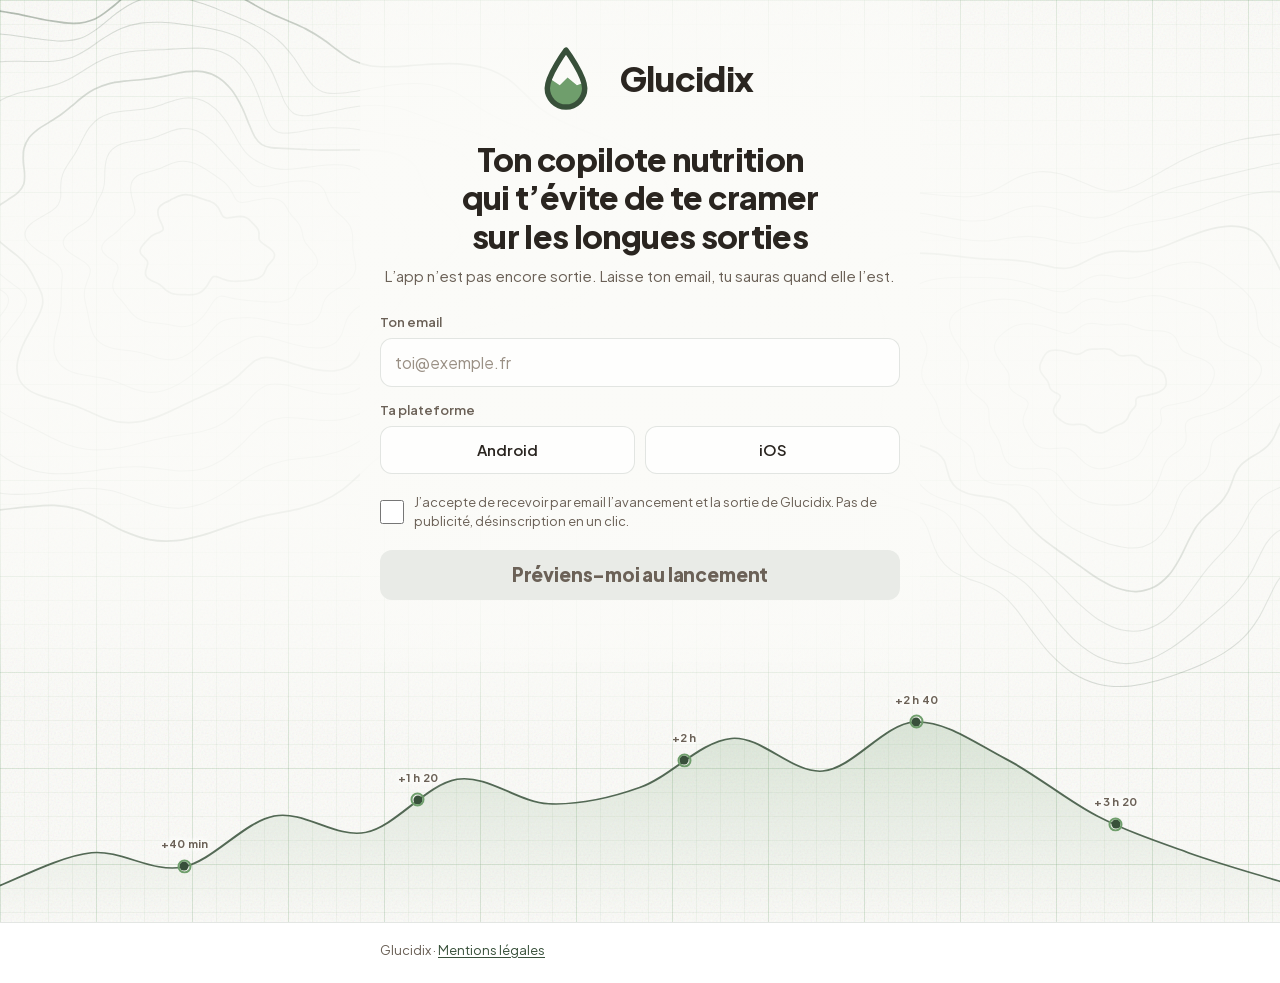
<file: index.html>
<!DOCTYPE html>
<html lang="fr">
<head>
<meta charset="utf-8">
<meta name="viewport" content="width=device-width, initial-scale=1">
<title>Glucidix — ton copilote nutrition pour tes longues sorties</title>
<meta name="description" content="Glucidix calcule quoi manger et quand, sur tes longues sorties trail. L'app n'est pas encore sortie : laisse ton email pour être prévenu du lancement.">

<!-- Partage. og:url et og:image DOIVENT être absolues : les scrapers
     (WhatsApp, LinkedIn, Slack) ne résolvent pas les chemins relatifs et
     affichent le lien sans vignette. À mettre à jour si le repo est renommé
     ou si un nom de domaine arrive. -->
<meta property="og:type" content="website">
<meta property="og:locale" content="fr_FR">
<meta property="og:url" content="https://yohannduboeuf.github.io/glucidix-SPA/">
<meta property="og:title" content="Glucidix — ton copilote nutrition pour tes longues sorties">
<meta property="og:description" content="Quoi manger et quand, sur tes longues sorties trail. Laisse ton email pour être prévenu du lancement.">
<meta property="og:image" content="https://yohannduboeuf.github.io/glucidix-SPA/img/fond-paysage-1600.jpg">
<meta property="og:image:alt" content="Un coureur sur une crête rocheuse au-dessus des nuages">
<meta name="twitter:card" content="summary_large_image">

<link rel="icon" href="favicon.svg" type="image/svg+xml">
<!-- ?v= à incrémenter à chaque modif de la feuille : GitHub Pages sert la
     CSS avec un cache long, sans ça un visiteur déjà venu garde l'ancienne. -->
<link rel="stylesheet" href="style.css?v=6">
</head>
<body>

<div class="page">
<div class="stage">

<div class="bg" aria-hidden="true">
  <div class="map">
    <div class="quad"></div>
    <svg id="iso" viewBox="0 0 1200 900" preserveAspectRatio="xMidYMid slice"></svg>
    <div class="grain"></div>
    <div class="clear"></div>
  </div>
</div>

<main class="wrap">

  <header class="brand">
    <svg class="brand__mark" viewBox="0 0 100 100" role="img" aria-label="Logo Glucidix">
      <defs>
        <clipPath id="gx-drop">
          <path d="M50,13 C50,13 26,45 26,62 A24,24 0 1 0 74,62 C74,45 50,13 50,13 Z"/>
        </clipPath>
      </defs>
      <path clip-path="url(#gx-drop)"
            d="M14,58 L30,50 L42,58 L52,48 L64,58 L86,50 L86,94 L14,94 Z"
            fill="#6F9E6C"/>
      <path d="M50,13 C50,13 26,45 26,62 A24,24 0 1 0 74,62 C74,45 50,13 50,13 Z"
            fill="none" stroke="#38503A" stroke-width="7" stroke-linejoin="round"/>
    </svg>
    <span class="brand__word">Glucidix</span>
  </header>

  <section class="hero">
    <h1 class="hero__title">Ton copilote nutrition qui t’évite de te cramer sur les longues sorties</h1>
    <p class="hero__sub">L’app n’est pas encore sortie. Laisse ton email, tu sauras quand elle l’est.</p>

    <!-- Postée vers Brevo, mais dans une iframe cachée : un POST classique
         ferait quitter la page vers leur écran de remerciement. `action` et
         `target` sont dans le HTML, pas ajoutés en JS, pour que le
         formulaire reste fonctionnel si le script ne tourne pas. -->
    <form class="signup" id="signup" novalidate
          method="POST"
          target="brevo-sink"
          action="https://ad6a2c7d.sibforms.com/serve/[base64]">

      <div class="field">
        <label class="field__label" for="EMAIL">Ton email</label>
        <input class="field__input" type="email" id="EMAIL" name="EMAIL"
               required autocomplete="email" inputmode="email"
               placeholder="toi@exemple.fr">
      </div>

      <fieldset class="platform">
        <legend class="platform__legend">Ta plateforme</legend>
        <div class="segments">
          <input class="segments__radio" type="radio" id="pf-android" name="platform" value="android" required>
          <label class="segments__label" for="pf-android">Android</label>
          <input class="segments__radio" type="radio" id="pf-ios" name="platform" value="ios" required>
          <label class="segments__label" for="pf-ios">iOS</label>
        </div>
      </fieldset>

      <div class="consent">
        <input class="consent__box" type="checkbox" id="consent" name="consent" required>
        <label class="consent__label" for="consent"><span>J’accepte de recevoir par email l’avancement et la sortie de Glucidix. Pas de publicité, désinscription en un clic.</span></label>
      </div>

      <button class="cta" type="submit" aria-disabled="true">Préviens-moi au lancement</button>

      <p class="formmsg" id="formmsg" role="status" aria-live="polite"></p>

      <!-- Champs attendus par Brevo. PLATEFORME est rempli au moment de
           l'envoi depuis le choix Android / iOS ; email_address_check est
           leur piège à robots et doit partir vide. -->
      <input type="hidden" id="PLATEFORME" name="PLATEFORME" value="">
      <input type="text" name="email_address_check" value="" tabindex="-1" aria-hidden="true" style="position:absolute;left:-9999px">
      <input type="hidden" name="locale" value="fr">
    </form>

    <!-- Simple opt-in : le double opt-in de Brevo passe par une automation,
         hors du plan actuel. Le message ne doit donc promettre aucun email
         de confirmation — il n'en part aucun. -->
    <div class="confirm" id="confirm" hidden>
      <p class="confirm__text">C’est noté.</p>
      <p class="confirm__note">Tu seras prévenu par email à la sortie de l’app, et tu auras l’avancement d’ici là. Tu peux te désinscrire depuis n’importe lequel de ces emails.</p>
    </div>
  </section>

</main>

<!-- Le profil vit dans le flux, sous le formulaire : en fond, ses pics
     passaient derrière la colonne et le bouton les masquait. -->
<div class="plot" aria-hidden="true">
  <svg id="profil" viewBox="0 0 1200 420" preserveAspectRatio="none"></svg>
  <div class="pins" id="pins"></div>
</div>

</div><!-- /.stage -->

<footer class="foot">
  <div class="foot__inner">
    <p>Glucidix · <button class="foot__toggle" id="legal-toggle" type="button" aria-expanded="false" aria-controls="legal">Mentions légales</button></p>

    <!-- Volume réduit au strict nécessaire. Les items conservés sont ceux
         qu'une collecte d'email au consentement impose : identité + contact,
         hébergeur, données, finalité, base légale, retrait, sous-traitant,
         durée, droits, CNIL. Enlever l'un d'eux, ce n'est plus "faire moins",
         c'est être hors des clous. -->
    <section class="legal" id="legal" hidden>
      <h2 class="legal__title">Mentions légales et confidentialité</h2>
      <p class="legal__date">Version du 29 juillet 2026</p>

      <p>Éditeur : <strong>Yohann Duboeuf</strong>, particulier — <strong>glucidix@gmail.com</strong>. Hébergement : GitHub Pages (GitHub, Inc., San Francisco, États-Unis).</p>

      <p>On garde <strong>ton email</strong> et <strong>ta plateforme</strong>, rien d’autre, pour te prévenir de la sortie de l’app et te donner l’avancement d’ici là. Base : ton <strong>consentement</strong> — la case que tu coches sur cette page. Tu peux le retirer quand tu veux : lien de désinscription dans chaque email, ou un mot à <strong>glucidix@gmail.com</strong>.</p>

      <p>La liste est hébergée par <strong>Brevo</strong> (société française, données en Union européenne). Ton email n’est ni vendu, ni loué, ni transmis. Il est supprimé <strong>3 mois</strong> après le message de lancement, ou au bout de <strong>2 ans</strong> si l’app ne sort pas.</p>

      <p>Accès, correction, effacement de tes données : <strong>glucidix@gmail.com</strong>. En cas de désaccord, tu peux saisir la CNIL (<span class="nolink">cnil.fr</span>).</p>
    </section>
  </div>
</footer>

</div><!-- /.page -->

<!-- Absorbe la réponse de Brevo pour que la page ne bouge pas. -->
<iframe name="brevo-sink" title="" tabindex="-1" aria-hidden="true" style="display:none"></iframe>

<script>
/* ---- Fond généré ---------------------------------------------------------
   Carte (courbes de niveau) + profil D+ avec les prises posées dessus.
   Tout est calculé ici : aucune image, aucun path SVG écrit à la main. */

// Catmull-Rom -> Bézier cubique.
function smooth(pts, tension) {
  const t = tension === undefined ? 1 : tension;
  let d = `M${pts[0][0]},${pts[0][1]}`;
  for (let i = 0; i < pts.length - 1; i++) {
    const p0 = pts[i - 1] || pts[i];
    const p1 = pts[i];
    const p2 = pts[i + 1];
    const p3 = pts[i + 2] || p2;
    d += ` C${(p1[0] + (p2[0] - p0[0]) / 6 * t).toFixed(1)},${(p1[1] + (p2[1] - p0[1]) / 6 * t).toFixed(1)}`
       + ` ${(p2[0] - (p3[0] - p1[0]) / 6 * t).toFixed(1)},${(p2[1] - (p3[1] - p1[1]) / 6 * t).toFixed(1)}`
       + ` ${p2[0].toFixed(1)},${p2[1].toFixed(1)}`;
  }
  return d;
}

// Courbe de niveau : cercle déformé par une somme de sinus.
function ring(cx, cy, r, phase, k) {
  const pts = [];
  for (let i = 0; i <= 96; i++) {
    const a = i / 96 * Math.PI * 2;
    const rr = r * (1
      + 0.16 * Math.sin(3 * a + phase)
      + 0.09 * Math.sin(5 * a - phase * 1.6)
      + 0.05 * Math.sin(8 * a + phase * .7)
      + 0.03 * Math.sin(13 * a - k));
    pts.push([cx + Math.cos(a) * rr, cy + Math.sin(a) * rr * 0.72]);
  }
  return smooth(pts) + ' Z';
}

// Deux massifs, décalés vers les bords : le centre reste au texte.
(function drawMap() {
  let out = '';
  for (let i = 0; i < 9; i++) {
    out += `<path class="iso${i % 4 === 0 ? ' iso--master' : ''}" d="${ring(190, 250, 58 + i * 36, 0.9 + i * .18, i)}"/>`;
  }
  for (let i = 0; i < 8; i++) {
    out += `<path class="iso${i % 4 === 0 ? ' iso--master' : ''}" d="${ring(1030, 380, 52 + i * 38, 2.6 + i * .21, i)}"/>`;
  }
  document.getElementById('iso').innerHTML = out;
})();

(function drawProfil() {
  const W = 1200, H = 420;
  const elev = [.10,.26,.19,.44,.36,.62,.50,.58,.82,.66,.90,.72,.44,.26,.12];
  const pts = elev.map((e, i) => [i * (W / (elev.length - 1)), H - 26 - e * (H - 90)]);
  const d = smooth(pts);

  document.getElementById('profil').innerHTML = `
    <defs>
      <linearGradient id="gx-area" x1="0" y1="0" x2="0" y2="1">
        <stop offset="0%" stop-color="#6F9E6C" stop-opacity=".22"/>
        <stop offset="100%" stop-color="#6F9E6C" stop-opacity="0"/>
      </linearGradient>
    </defs>
    <path class="area" d="${d} L${W},${H} L0,${H} Z" fill="url(#gx-area)"/>
    <path class="trace" id="trace" d="${d}"/>`;

  const path = document.getElementById('trace');
  const pins = document.getElementById('pins');
  const L = path.getTotalLength();
  path.style.setProperty('--len', L);

  const stops = [
    { t: .13, label: '+40 min' },
    { t: .32, label: '+1 h 20' },
    { t: .52, label: '+2 h' },
    { t: .71, label: '+2 h 40' },
    { t: .88, label: '+3 h 20' }
  ];

  stops.forEach((s) => {
    // Point lu sur la courbe, converti en % de la boîte : le SVG est étiré
    // linéairement, le % retombe donc exactement sur le point.
    const p = path.getPointAtLength(L * s.t);
    const g = document.createElement('div');
    g.className = 'pin';
    g.style.left = (p.x / W * 100).toFixed(2) + '%';
    g.style.top = (p.y / H * 100).toFixed(2) + '%';
    // Le tracé met 4,2 s : chaque prise apparaît quand la ligne l'atteint.
    g.style.animationDelay = (0.35 + s.t * 4.0) + 's';
    g.innerHTML =
      `<div class="halo" style="animation-delay:${(0.5 + s.t * 4.0).toFixed(2)}s"></div>` +
      `<div class="dot"></div>` +
      `<div class="lab">${s.label}</div>`;
    pins.appendChild(g);
  });
})();

/* ---- Formulaire --------------------------------------------------------- */

const form = document.getElementById('signup');
const msg = document.getElementById('formmsg');

const EMAIL_OK = /^[^@\s]+@[^@\s]+\.[^@\s]+$/;

/* Le bouton s'allume quand le formulaire est complet : email valide,
   plateforme choisie, case cochée. Il reste cliquable même éteint — la
   validation dira alors lequel des trois manque. */
const cta = form.querySelector('.cta');
const consentToggle = document.getElementById('consent');

function formReady() {
  return EMAIL_OK.test(document.getElementById('EMAIL').value.trim())
    && !!form.querySelector('input[name="platform"]:checked')
    && consentToggle.checked;
}

function syncCta() {
  cta.setAttribute('aria-disabled', String(!formReady()));
}

document.getElementById('EMAIL').addEventListener('input', syncCta);
form.querySelectorAll('input[name="platform"]').forEach((el) => el.addEventListener('change', syncCta));
consentToggle.addEventListener('change', syncCta);
syncCta();

/* Le bouton reste actif même quand le formulaire est incomplet. Un bouton
   grisé ne dit pas CE QUI manque : le visiteur cherche, ou part. On laisse
   cliquer, on nomme le champ fautif et on lui donne le focus. */
function refuse(message, field) {
  msg.textContent = message;
  field.setAttribute('aria-invalid', 'true');
  field.focus();
}

form.addEventListener('submit', (e) => {
  const emailField = document.getElementById('EMAIL');
  const consentBox = document.getElementById('consent');
  const email = emailField.value.trim();
  const platform = form.querySelector('input[name="platform"]:checked');

  form.querySelectorAll('[aria-invalid]').forEach((el) => el.removeAttribute('aria-invalid'));

  // Un champ manquant : on bloque l'envoi et on pointe le fautif.
  if (!EMAIL_OK.test(email)) {
    e.preventDefault();
    refuse('Il manque une adresse email valide.', emailField);
    return;
  }
  if (!platform) {
    e.preventDefault();
    refuse('Choisis Android ou iOS.', document.getElementById('pf-android'));
    return;
  }
  if (!consentBox.checked) {
    e.preventDefault();
    refuse('Coche la case pour qu’on puisse t’écrire.', consentBox);
    return;
  }

  // Valide : on laisse partir la soumission native vers l'iframe.
  document.getElementById('PLATEFORME').value =
    platform.value === 'ios' ? 'iOS' : 'Android';

  // Ces deux-là ne servent qu'ici : Brevo n'attend pas de champs `platform`
  // ni `consent`. Désactivés, ils ne sont pas sérialisés.
  form.querySelectorAll('input[name="platform"]').forEach((el) => { el.disabled = true; });
  consentBox.disabled = true;

  msg.textContent = '';
  form.hidden = true;
  document.getElementById('confirm').hidden = false;

  // On ne peut pas lire la réponse de Brevo (pas de CORS sur sibforms.com),
  // d'où une confirmation optimiste. C'est sans risque ici : la vraie
  // confirmation, c'est le lien reçu par email — et le message le dit.
});

/* ---- Mentions légales dépliables ---------------------------------------- */

const toggle = document.getElementById('legal-toggle');
const legal = document.getElementById('legal');

toggle.addEventListener('click', () => {
  const open = legal.hidden;
  legal.hidden = !open;
  toggle.setAttribute('aria-expanded', String(open));
});
</script>

</body>
</html>
</file>
<file: style.css>
/* ==========================================================================
   Glucidix — page de liste d'attente
   Fond carte + profil, généré en code. Aucune image, aucune requête
   sortante au chargement. Police locale dans fonts/.
   ========================================================================== */

@font-face {
  font-family: "Plus Jakarta Sans";
  src: url("fonts/plus-jakarta-sans-latin-var.woff2") format("woff2");
  font-weight: 100 900;
  font-style: normal;
  font-display: swap;
}

:root {
  --paper: #FBFBF8;
  --surface: #F2F3F0;
  --line: rgba(56, 80, 58, 0.14);
  --ink: #2A2520;
  --ink-mute: #6B6157;
  --ink-faint: #9A9085;
  --accent: #6F9E6C;
  --accent-deep: #38503A;
  --r-md: 12px;
  --tap: 48px;
  --maxw: 560px;
  --font: "Plus Jakarta Sans", -apple-system, BlinkMacSystemFont, "Segoe UI",
          Roboto, "Helvetica Neue", Arial, sans-serif;
}

*, *::before, *::after { box-sizing: border-box; }

html { -webkit-text-size-adjust: 100%; }

body {
  position: relative;
  margin: 0;
  min-height: 100dvh;
  background: var(--paper);
  color: var(--ink);
  font-family: var(--font);
  font-size: 16px;
  line-height: 1.45;
  -webkit-font-smoothing: antialiased;
  overflow-x: hidden;
}

h1, h2, h3, p, ul, fieldset, legend { margin: 0; padding: 0; }
ul { list-style: none; }
fieldset { border: 0; min-width: 0; }

a { color: var(--accent-deep); text-underline-offset: 2px; }

:focus-visible {
  outline: 2px solid var(--accent-deep);
  outline-offset: 2px;
  border-radius: 4px;
}

/* --- Fond : carte topographique + profil D+ ------------------------------ */

/* Squelette : la scène (fond + formulaire) prend la hauteur disponible, le
   pied est poussé tout en bas. Le fond est borné à la scène — il s'arrête
   donc net au-dessus du pied, qui reste sur blanc opaque. */

.page {
  display: flex;
  flex-direction: column;
  min-height: 100dvh;
}

/* Colonne : contenu en haut, profil poussé en bas par `margin-top: auto`.
   Quand la fenêtre est haute, le tracé descend se caler au-dessus du pied ;
   quand elle est courte, il suit simplement le formulaire et la page
   scrolle un peu. */
.stage {
  position: relative;
  flex: 1 0 auto;
  display: flex;
  flex-direction: column;
}

/* Ancré à la scène, pas au viewport : en `fixed`, le profil reste collé au
   bas de l'écran et traverse le formulaire dès que la page dépasse la
   hauteur visible — le cas normal sur un téléphone court. */
.bg {
  position: absolute;
  inset: 0;
  z-index: 0;
  overflow: hidden;
  pointer-events: none;
}

.map { position: absolute; inset: 0; background: var(--paper); }

.map .quad {
  position: absolute; inset: 0;
  background-image:
    linear-gradient(to right, rgba(111,158,108,.16) 1px, transparent 1px),
    linear-gradient(to bottom, rgba(111,158,108,.16) 1px, transparent 1px),
    linear-gradient(to right, rgba(111,158,108,.07) 1px, transparent 1px),
    linear-gradient(to bottom, rgba(111,158,108,.07) 1px, transparent 1px);
  background-size: 96px 96px, 96px 96px, 24px 24px, 24px 24px;
}

.map svg { position: absolute; inset: 0; width: 100%; height: 100%; display: block; }
.map .iso { fill: none; stroke: rgba(56,80,58,.24); stroke-width: 1; }
.map .iso--master { stroke: rgba(56,80,58,.4); stroke-width: 1.6; }

.map .grain {
  position: absolute; inset: 0;
  opacity: .22; mix-blend-mode: multiply;
  background-image: url("data:image/svg+xml,%3Csvg xmlns='http://www.w3.org/2000/svg' width='200' height='200'%3E%3Cfilter id='p'%3E%3CfeTurbulence type='fractalNoise' baseFrequency='0.55' numOctaves='4' stitchTiles='stitch'/%3E%3C/filter%3E%3Crect width='200' height='200' filter='url(%23p)' opacity='.5'/%3E%3C/svg%3E");
}

/* Voile de lisibilité centré sur la colonne de texte, pas sur le haut de
   page : centré haut, il délave la bande du logo et la carte semble ne
   commencer qu'à mi-écran. */
.map .clear {
  position: absolute; inset: 0;
  background: radial-gradient(120% 52% at 50% 38%,
    rgba(251,251,248,.94) 0%,
    rgba(251,251,248,.86) 42%,
    rgba(251,251,248,.46) 68%,
    rgba(251,251,248,0) 84%);
}

/* Le tracé est étiré en largeur (preserveAspectRatio="none"). Tout <text>
   placé dedans subirait la même déformation et sortirait aplati : les prises
   sont donc du HTML positionné en %, au-dessus du SVG.
   Hauteur en px et non en dvh : la bande doit rester un bandeau graphique
   de taille prévisible, pas une fraction de fenêtre qui écrase le dessin sur
   un écran court. */
.plot {
  position: relative;
  z-index: 1;
  margin-top: auto;
  width: 100%;
  height: 180px;
  flex: 0 0 auto;
}
.plot svg { position: absolute; inset: 0; width: 100%; height: 100%; }
.plot .pins { position: absolute; inset: 0; }

.plot .trace {
  fill: none;
  stroke: var(--accent-deep);
  stroke-width: 2.5;
  stroke-linecap: round;
  stroke-linejoin: round;
  stroke-dasharray: var(--len);
  stroke-dashoffset: var(--len);
  animation: draw 4.2s cubic-bezier(.5,.1,.2,1) forwards;
  opacity: .85;
}
.plot .area { opacity: 0; animation: fadein 2.4s ease 1.4s forwards; }

.pin {
  position: absolute;
  transform: translate(-50%, -50%);
  opacity: 0;
  animation: pinpop .5s cubic-bezier(.2,1.4,.4,1) forwards;
}
.pin .dot { width: 9px; height: 9px; border-radius: 50%; background: var(--accent-deep); }
.pin .halo {
  position: absolute; left: 50%; top: 50%;
  width: 14px; height: 14px; margin: -7px 0 0 -7px;
  border-radius: 50%;
  border: 2px solid var(--accent);
  animation: halo 2.8s ease-out infinite;
}
/* Halo papier autour du label. Le SVG est étiré différemment à chaque
   largeur : impossible de garantir qu'aucun label ne tombe sur la courbe en
   jouant seulement sur l'écart vertical. Le halo règle le cas par principe,
   et c'est le traitement des cartes — le texte masque la ligne. */
.pin .lab {
  position: absolute; left: 50%; bottom: 22px;
  transform: translateX(-50%);
  font: 700 11px/1 var(--font);
  color: var(--ink-mute);
  letter-spacing: .02em;
  white-space: nowrap;
  text-shadow:
    0 0 4px var(--paper), 0 0 4px var(--paper),
    0 0 9px var(--paper), 0 0 9px var(--paper);
}

@keyframes draw { to { stroke-dashoffset: 0; } }
@keyframes fadein { to { opacity: 1; } }
@keyframes pinpop { to { opacity: 1; } }
@keyframes halo {
  0%   { transform: scale(1);   opacity: .55; }
  70%  { transform: scale(3.2); opacity: 0; }
  100% { transform: scale(3.2); opacity: 0; }
}

/* --- Colonne ------------------------------------------------------------- */

/* Mobile d'abord : c'est le format principal. Les valeurs de base visent
   360-430px de large, l'élargissement se fait plus bas en min-width. */

/* Halo papier calé sur la colonne de texte : il suit la hauteur réelle du
   contenu, donc le formulaire reste lisible quelle que soit la fenêtre.
   Un voile à hauteur fixe ne peut pas tenir cette promesse — sur un écran
   large et court, le profil remontait sur le bloc de consentement. */
.wrap {
  position: relative;
  z-index: 1;
  width: 100%;
  max-width: var(--maxw);
  margin: 0 auto;
  padding: 22px 20px 32px;
  background: radial-gradient(160% 72% at 50% 46%,
    rgba(251,251,248,.97) 0%,
    rgba(251,251,248,.92) 38%,
    rgba(251,251,248,.55) 68%,
    rgba(251,251,248,0) 92%);
}

.brand {
  display: flex;
  align-items: center;
  justify-content: center;
  gap: 12px;
  margin-bottom: 16px;
}
.brand__mark { width: 60px; height: 60px; flex: 0 0 auto; display: block; }
.brand__word {
  font-size: 1.75rem;
  font-weight: 800;
  letter-spacing: -0.02em;
}

.hero__title {
  font-size: 1.5rem;
  line-height: 1.18;
  font-weight: 800;
  letter-spacing: -0.02em;
  text-align: center;
  text-wrap: balance;
  margin-bottom: 8px;
}

.hero__sub {
  text-align: center;
  font-size: 0.875rem;
  color: var(--ink-mute);
  margin-bottom: 20px;
  text-wrap: balance;
}

/* --- Formulaire ---------------------------------------------------------- */

.signup { display: flex; flex-direction: column; gap: 12px; }
/* `display: flex` gagne contre la règle UA `[hidden] { display: none }` :
   sans ça, form.hidden = true ne masque rien. */
.signup[hidden] { display: none; }

.field__label,
.platform__legend {
  display: block;
  font-size: 0.8125rem;
  font-weight: 600;
  color: var(--ink-mute);
  margin-bottom: 6px;
}

.field__input {
  width: 100%;
  min-height: var(--tap);
  padding: 12px 14px;
  font: inherit;
  color: var(--ink);
  background: rgba(255,255,255,.72);
  border: 1px solid var(--line);
  border-radius: var(--r-md);
}
.field__input::placeholder { color: var(--ink-faint); }
.field__input:focus-visible { border-color: var(--accent); background: #fff; }

.segments { display: grid; grid-template-columns: 1fr 1fr; gap: 10px; }

.segments__radio {
  position: absolute;
  width: 1px; height: 1px;
  margin: -1px; padding: 0;
  overflow: hidden;
  clip-path: inset(50%);
  white-space: nowrap;
  border: 0;
}

.segments__label {
  display: flex;
  align-items: center;
  justify-content: center;
  min-height: var(--tap);
  padding: 10px 12px;
  font-size: 0.9375rem;
  font-weight: 600;
  background: rgba(255,255,255,.72);
  border: 1px solid var(--line);
  border-radius: var(--r-md);
  cursor: pointer;
  user-select: none;
}
.segments__radio:checked + .segments__label {
  background: #EDF4EA;
  border-color: #D6E7D2;
  box-shadow: inset 0 0 0 1px #D6E7D2;
}
.segments__radio:focus-visible + .segments__label {
  outline: 2px solid var(--accent-deep);
  outline-offset: 2px;
}

/* La case fait 24px (minimum WCAG 2.5.8) ; la cible tactile réelle est le
   label associé, qui occupe la largeur restante sur toute la hauteur. */
.consent { display: flex; align-items: center; gap: 10px; min-height: var(--tap); }
.consent__box { flex: 0 0 auto; width: 24px; height: 24px; margin: 0; accent-color: var(--accent-deep); }
.consent__label {
  flex: 1 1 auto;
  display: flex;
  align-items: center;
  min-height: var(--tap);
  padding: 4px 0;
  font-size: 0.8125rem;
  line-height: 1.45;
  color: var(--ink-mute);
  cursor: pointer;
}

/* 19px/800 = "texte large" au sens WCAG : blanc sur --accent donne 3,10:1,
   conforme AA à ce titre. Ne pas descendre sous 1.1875rem ni sous 800. */
.cta {
  width: 100%;
  min-height: var(--tap);
  padding: 13px 18px;
  font: inherit;
  font-size: 1.1875rem;
  font-weight: 800;
  line-height: 1.25;
  letter-spacing: -0.01em;
  color: #fff;
  background: var(--accent);
  border: 0;
  border-radius: var(--r-md);
  cursor: pointer;
  box-shadow: 0 1px 2px rgba(0, 0, 0, 0.08);
}
/* Le survol n'existe qu'au pointeur. Sans ce garde-fou, un tap sur mobile
   laisse le bouton bloqué en vert foncé jusqu'au tap suivant. */
@media (hover: hover) {
  .cta:not([aria-disabled="true"]):hover { background: var(--accent-deep); }
}
.cta:not([aria-disabled="true"]):active { transform: translateY(1px); }

/* Grisé tant que la case n'est pas cochée. `aria-disabled` et non l'attribut
   `disabled` : le bouton reste atteignable au clavier et cliquable, donc un
   clic peut encore dire ce qui manque. Un vrai `disabled` sort le bouton de
   l'ordre de tabulation et laisse le visiteur sans réponse. */
.cta[aria-disabled="true"] {
  background: #E9EBE7;
  color: var(--ink-mute);
  box-shadow: none;
  cursor: not-allowed;
}

/* Le champ fautif se signale aussi visuellement : le message seul, posé
   sous le bouton, se lit mal quand l'erreur porte sur la case à cocher. */
.field__input[aria-invalid="true"] { border-color: #A33; }
.consent__box[aria-invalid="true"] { outline: 2px solid #A33; outline-offset: 2px; }

.formmsg { min-height: 1.2em; font-size: 0.8125rem; color: #A33; }
.formmsg:empty { min-height: 0; }

.confirm {
  padding: 18px;
  background: #EDF4EA;
  border: 1px solid #D6E7D2;
  border-radius: 16px;
}
.confirm__text { font-size: 0.9375rem; font-weight: 600; }
.confirm__note { margin-top: 8px; font-size: 0.8125rem; font-weight: 400; color: var(--ink-mute); }

/* --- Pied + mentions ----------------------------------------------------- */

/* Bandeau plein blanc, hors de la scène : les mentions ne sont plus posées
   en transparence sur le dessin. */
.foot {
  position: relative;
  z-index: 1;
  flex: 0 0 auto;
  background: #fff;
  border-top: 1px solid var(--line);
  font-size: 0.8125rem;
  color: var(--ink-mute);
}

.foot__inner {
  max-width: var(--maxw);
  margin: 0 auto;
  padding: 18px 20px 24px;
}

.foot__toggle {
  font: inherit;
  color: var(--accent-deep);
  background: none;
  border: 0;
  padding: 0;
  text-decoration: underline;
  text-underline-offset: 2px;
  cursor: pointer;
}

.legal { margin-top: 24px; }
.legal[hidden] { display: none; }

.legal__title { font-size: 1.125rem; font-weight: 800; letter-spacing: -0.01em; margin-bottom: 2px; }
.legal__date { font-size: 0.8125rem; color: var(--ink-faint); margin-bottom: 18px; }
.legal h3 { font-size: 0.9375rem; font-weight: 800; margin: 20px 0 6px; }
.legal p { font-size: 0.875rem; line-height: 1.6; color: var(--ink-mute); margin-bottom: 10px; }
.legal strong { color: var(--ink); font-weight: 600; }
.legal .nolink { color: var(--ink); font-weight: 600; overflow-wrap: anywhere; }

.foot__mock { margin-top: 4px; font-size: 0.75rem; color: var(--ink-faint); }

/* --- Au-delà du téléphone ------------------------------------------------ */

/* La hauteur conditionne autant que la largeur : un téléphone en paysage
   fait 844px de large pour 390 de haut. Sur la seule largeur, il recevait
   les tailles desktop et le formulaire tombait entièrement sous la ligne
   de flottaison. */
@media (min-width: 600px) and (min-height: 620px) {
  .wrap { padding: 40px 20px 48px; }
  .brand { gap: 14px; margin-bottom: 22px; }
  .brand__mark { width: 78px; height: 78px; }
  .brand__word { font-size: 2.15rem; }
  .hero__title { font-size: 2rem; line-height: 1.2; margin-bottom: 10px; }
  .hero__sub { font-size: 0.9375rem; margin-bottom: 26px; }
  .signup { gap: 14px; }
  .plot { height: 260px; }
}

/* Téléphone en paysage : de la largeur, presque pas de hauteur. Tout se
   compacte pour ramener le bouton près de la ligne de flottaison. Après le
   bloc desktop pour gagner sur lui à largeur égale. */
@media (max-height: 520px) {
  .wrap { padding: 12px 20px 18px; }
  .brand { gap: 10px; margin-bottom: 10px; }
  .brand__mark { width: 42px; height: 42px; }
  .brand__word { font-size: 1.3rem; }
  .hero__title { font-size: 1.2rem; margin-bottom: 6px; }
  .hero__sub { font-size: 0.8125rem; margin-bottom: 14px; }
  .signup { gap: 10px; }
  .field__label, .platform__legend { margin-bottom: 4px; }
  .cta { font-size: 1.0625rem; padding: 11px 18px; }
  .plot { height: 120px; }
  .foot__inner { padding: 12px 20px 16px; }
}

/* Paysage assez large : la hauteur manque mais la largeur abonde. Deux
   colonnes — accroche à gauche, formulaire à droite — et le bouton repasse
   au-dessus de la ligne de flottaison sans rien rétrécir davantage. */
@media (min-width: 700px) and (max-height: 520px) {
  .wrap { max-width: 900px; padding: 14px 24px 18px; }

  .brand { justify-content: flex-start; margin-bottom: 12px; }

  .hero {
    display: grid;
    grid-template-columns: 1fr 1fr;
    grid-template-rows: auto 1fr;
    grid-template-areas:
      "titre form"
      "sous  form";
    column-gap: 32px;
    align-items: start;
  }
  .hero__title { grid-area: titre; text-align: left; font-size: 1.5rem; }
  .hero__sub { grid-area: sous; text-align: left; font-size: 0.875rem; }
  .signup,
  .confirm { grid-area: form; }
}

@media (prefers-reduced-motion: reduce) {
  .plot .trace { animation: none; stroke-dashoffset: 0; }
  .plot .area, .pin { animation: none; opacity: 1; }
  .pin .halo { animation: none; }
  .cta:active { transform: none; }
}
</file>
